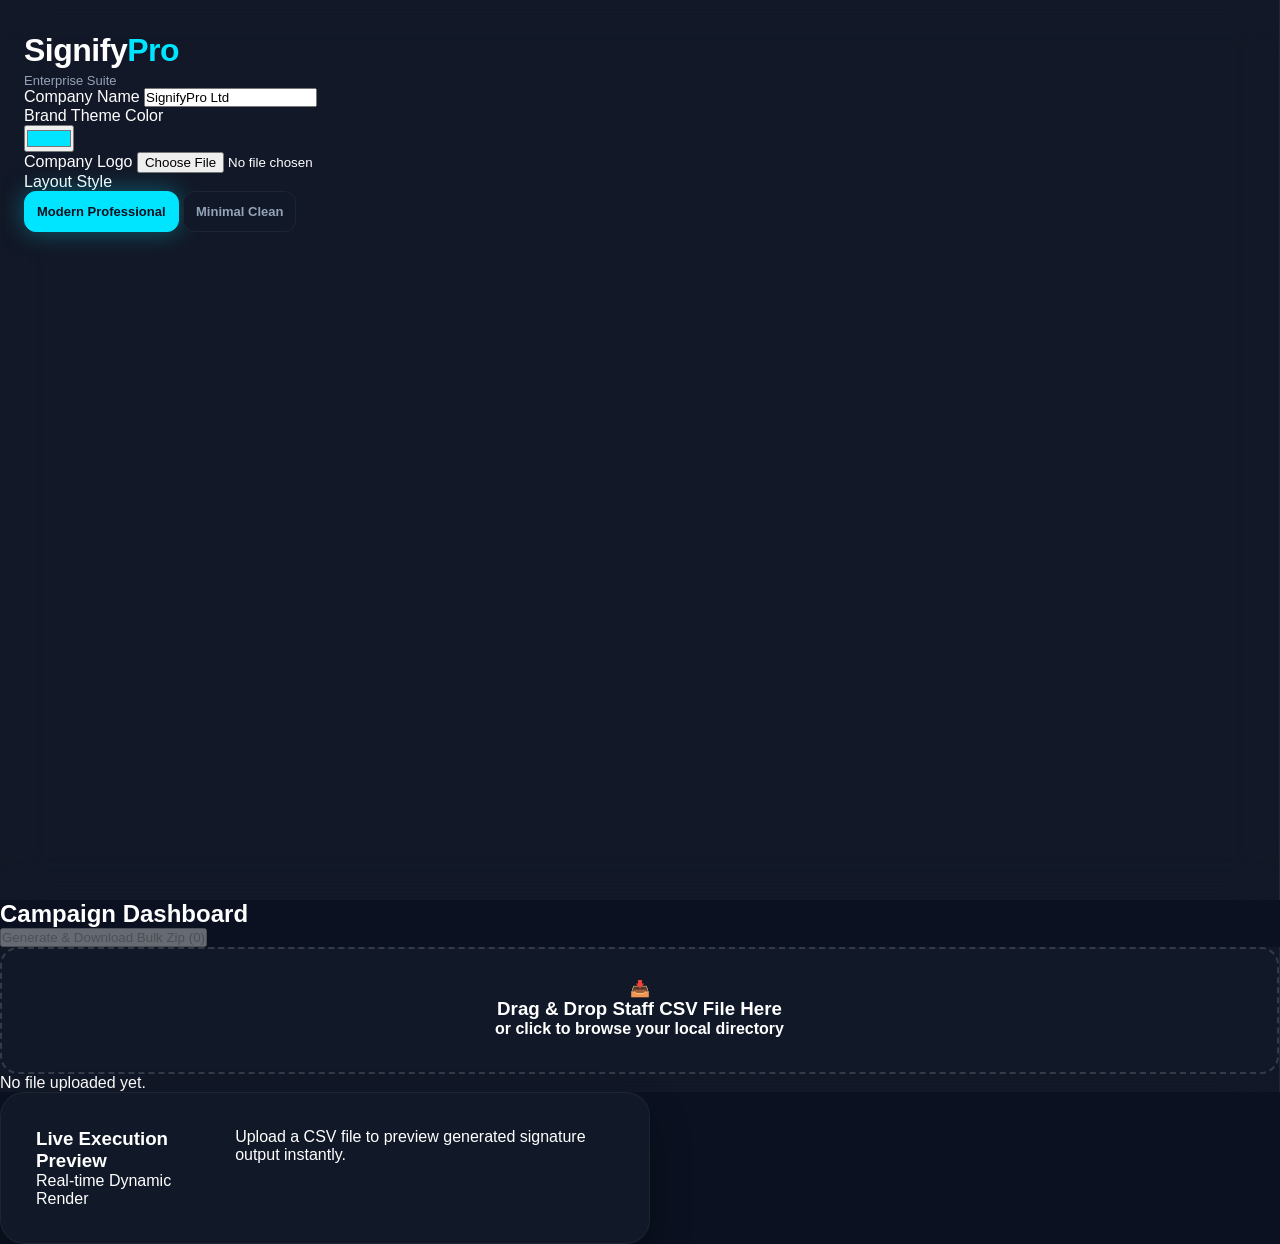
<file: index.html>
<!DOCTYPE html>
<html lang="en">
<head>
  <meta charset="UTF-8" />
  <meta name="viewport" content="width=device-width, initial-scale=1.0" />
  <title>SignifyPro Enterprise</title>
  
  <!-- CSS Stylesheet Connection -->
  <link rel="stylesheet" href="style.css" />

  <!-- Local JSZip Library for Free Offline Compression -->
  <script src="jszip.min.js"></script>
</head>
<body>

  <div class="app-container">

    <!-- 1. LEFT SIDEBAR: Branding Controls -->
    <aside class="sidebar glass">
      <div class="logo-wrap">
        <h1>Signify<span>Pro</span></h1>
        <p>Enterprise Suite</p>
      </div>

      <div class="control-group">
        <label for="companyName">Company Name</label>
        <input type="text" id="companyName" placeholder="e.g. Acme Corp" value="SignifyPro Ltd" />
      </div>

      <div class="control-group">
        <label for="brandColor">Brand Theme Color</label>
        <div class="color-picker-wrapper">
          <input type="color" id="brandColor" value="#00e5ff" />
        </div>
      </div>

      <div class="control-group">
        <label>Company Logo</label>
        <input type="file" id="logoInput" accept="image/*" class="custom-file-input" />
      </div>

      <div class="control-group">
        <label>Layout Style</label>
        <div class="template-selector">
          <button class="template-btn active" data-template="modern">Modern Professional</button>
          <button class="template-btn" data-template="minimal">Minimal Clean</button>
        </div>
      </div>
    </aside>

    <!-- 2. MAIN WORKSPACE: Central Drag & Drop Zone -->
    <main class="main-content">
      <header class="top-bar">
        <h2>Campaign Dashboard</h2>
        <button id="generateZipBtn" class="btn-primary" disabled>
          Generate & Download Bulk Zip (0)
        </button>
      </header>

      <div class="workspace-grid">
        
        <!-- Upload Box -->
        <div class="upload-card glass">
          <div class="drop-zone" id="dropZone">
            <div class="drop-zone-icon">📥</div>
            <h3>Drag & Drop Staff CSV File Here</h3>
            <p>or click to browse your local directory</p>
            <input type="file" id="csvFileInput" accept=".csv" style="display: none;" />
          </div>
          <div id="fileStatus" class="status-message">No file uploaded yet.</div>
        </div>

        <!-- 3. RIGHT PANEL: Live Interactive Preview -->
        <div class="preview-card glass">
          <div class="card-header">
            <h3>Live Execution Preview</h3>
            <span class="badge">Real-time Dynamic Render</span>
          </div>
          
          <div class="preview-canvas" id="previewCanvas">
            <!-- Dynamic HTML Signature templates will load inside this wrapper via JavaScript -->
            <p class="placeholder-text">Upload a CSV file to preview generated signature output instantly.</p>
          </div>
        </div>

      </div>
    </main>

  </div>

  <!-- Connecting our Application Scripts -->
  <script src="main.js"></script>
  <script src="parser.js"></script>
</body>
</html>
</file>
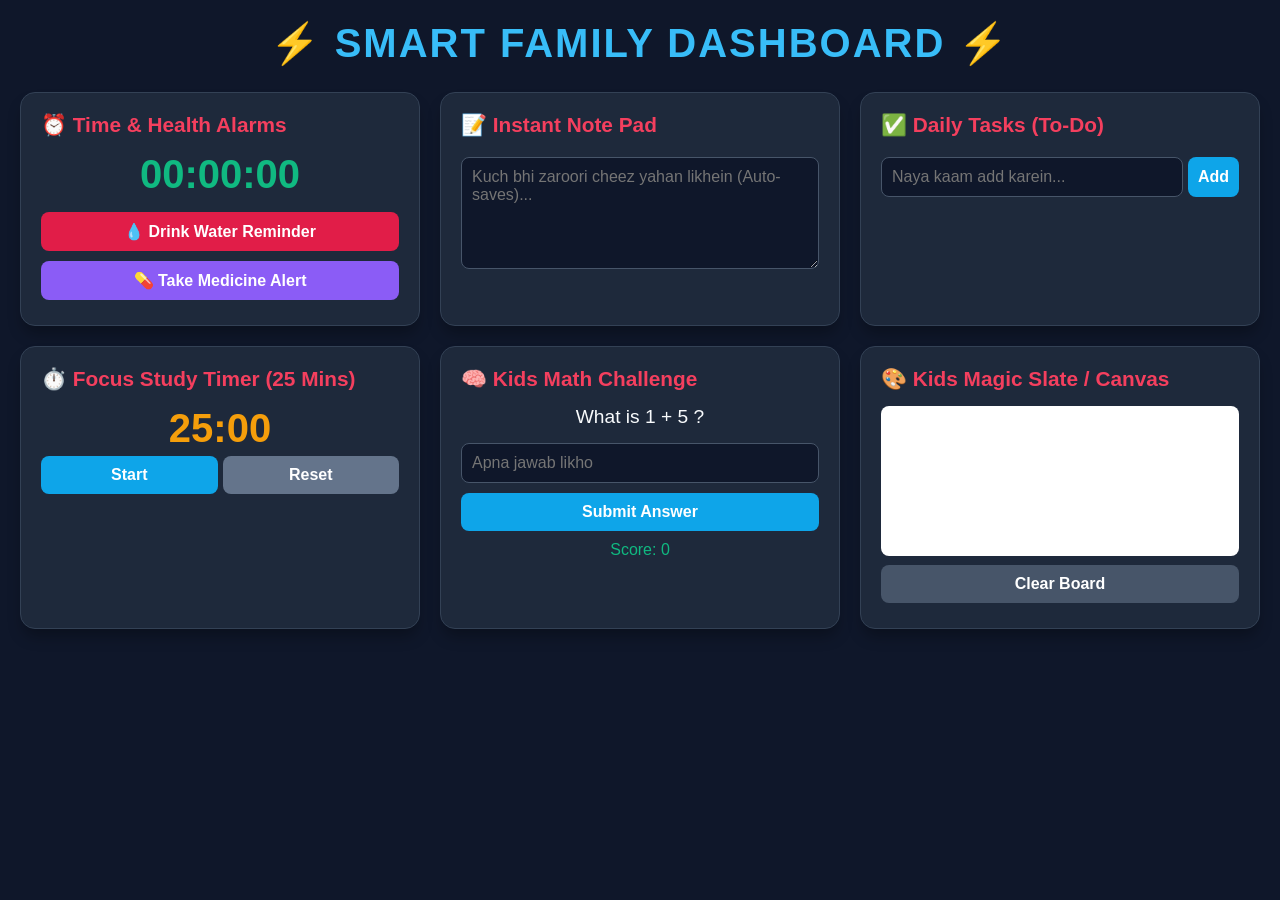
<file: smart-tool.html>
<!DOCTYPE html>
<html lang="en">
<head>
    <meta charset="UTF-8">
    <meta name="viewport" content="width=device-width, initial-scale=1.0">
    <title>Ultimate Smart Dashboard</title>
    <style>
        * { margin: 0; padding: 0; box-sizing: border-box; font-family: 'Segoe UI', Tahoma, Geneva, Verdana, sans-serif; }
        body { background: #0f172a; color: #f8fafc; padding: 20px; }
        h1 { text-align: center; margin-bottom: 25px; color: #38bdf8; font-size: 2.5rem; text-transform: uppercase; letter-spacing: 2px; }
        
        /* Dashboard Grid Layout */
        .grid { display: grid; grid-template-columns: repeat(auto-fit, minmax(320px, 1fr)); gap: 20px; max-width: 1300px; margin: 0 auto; }
        .card { background: #1e293b; border-radius: 15px; padding: 20px; box-shadow: 0 10px 15px -3px rgba(0,0,0,0.3); border: 1px solid #334155; }
        .card h2 { color: #f43f5e; margin-bottom: 15px; font-size: 1.3rem; display: flex; align-items: center; gap: 10px; }

        /* Widget Styles */
        input, button, textarea { width: 100%; padding: 10px; margin: 5px 0; border-radius: 8px; border: none; font-size: 1rem; }
        input, textarea { background: #0f172a; color: white; border: 1px solid #475569; }
        button { background: #0ea5e9; color: white; font-weight: bold; cursor: pointer; transition: 0.2s; }
        button:hover { background: #0284c7; }

        /* Clock & Health */
        #clock { font-size: 2.5rem; font-weight: bold; text-align: center; color: #10b981; margin: 10px 0; }
        .health-btn { background: #e11d48; }

        /* To Do List */
        ul { list-style: none; margin-top: 10px; max-height: 150px; overflow-y: auto; }
        li { background: #334155; padding: 8px; margin-bottom: 5px; border-radius: 5px; display: flex; justify-content: space-between; }
        .del-btn { width: auto; padding: 2px 8px; background: #ef4444; font-size: 0.8rem; }

        /* Canvas Drawing */
        canvas { background: white; border-radius: 8px; width: 100%; height: 150px; cursor: crosshair; }

        /* Timer */
        #timer-display { font-size: 2.5rem; text-align: center; color: #f59e0b; font-weight: bold; }
    </style>
</head>
<body>

    <h1>⚡ Smart Family Dashboard ⚡</h1>

    <div class="grid">
        
        <div class="card">
            <h2>⏰ Time & Health Alarms</h2>
            <div id="clock">00:00:00</div>
            <button class="health-btn" onclick="alert('💦 Paani Peene Ka Waqt Ho Gaya Dada Ji!')">💧 Drink Water Reminder</button>
            <button class="health-btn" style="background:#8b5cf6;" onclick="alert('💊 Dawai Lene Ka Waqt Ho Gaya Hai!')">💊 Take Medicine Alert</button>
        </div>

        <div class="card">
            <h2>📝 Instant Note Pad</h2>
            <textarea id="notepad" rows="5" placeholder="Kuch bhi zaroori cheez yahan likhein (Auto-saves)..." oninput="saveNote()"></textarea>
        </div>

        <div class="card">
            <h2>✅ Daily Tasks (To-Do)</h2>
            <div style="display: flex; gap: 5px;">
                <input type="text" id="todo-input" placeholder="Naya kaam add karein...">
                <button style="width: auto;" onclick="addTodo()">Add</button>
            </div>
            <ul id="todo-list"></ul>
        </div>

        <div class="card">
            <h2>⏱️ Focus Study Timer (25 Mins)</h2>
            <div id="timer-display">25:00</div>
            <div style="display: flex; gap: 5px;">
                <button onclick="startTimer()">Start</button>
                <button style="background:#64748b;" onclick="resetTimer()">Reset</button>
            </div>
        </div>

        <div class="card">
            <h2>🧠 Kids Math Challenge</h2>
            <div id="quiz-question" style="font-size: 1.2rem; margin-bottom: 10px; text-align: center;">Loading...</div>
            <input type="number" id="quiz-answer" placeholder="Apna jawab likho">
            <button onclick="checkQuiz()">Submit Answer</button>
            <div id="quiz-score" style="margin-top: 5px; text-align: center; color: #10b981;">Score: 0</div>
        </div>

        <div class="card">
            <h2>🎨 Kids Magic Slate / Canvas</h2>
            <canvas id="paintCanvas"></canvas>
            <button style="background:#475569; margin-top: 5px;" onclick="clearCanvas()">Clear Board</button>
        </div>

    </div>

    <script>
        // 1. DIGITAL CLOCK
        setInterval(() => {
            const now = new Date();
            document.getElementById('clock').innerText = now.toLocaleTimeString();
        }, 1000);

        // 2. AUTO-SAVING NOTEPAD
        document.getElementById('notepad').value = localStorage.getItem('smart_note') || '';
        function saveNote() {
            localStorage.setItem('smart_note', document.getElementById('notepad').value);
        }

        // 3. TO-DO LIST LOGIC
        let todos = JSON.parse(localStorage.getItem('smart_todos')) || [];
        function renderTodos() {
            const ul = document.getElementById('todo-list');
            ul.innerHTML = '';
            todos.forEach((todo, index) => {
                const li = document.createElement('li');
                li.innerHTML = `${todo} <button class="del-btn" onclick="deleteTodo(${index})">X</button>`;
                ul.appendChild(li);
            });
            localStorage.setItem('smart_todos', JSON.stringify(todos));
        }
        function addTodo() {
            const input = document.getElementById('todo-input');
            if(input.value.trim() !== '') {
                todos.push(input.value.trim());
                input.value = '';
                renderTodos();
            }
        }
        function deleteTodo(index) {
            todos.splice(index, 1);
            renderTodos();
        }
        renderTodos();

        // 4. POMODORO TIMER
        let timer;
        let timeLeft = 25 * 60;
        function startTimer() {
            clearInterval(timer);
            timer = setInterval(() => {
                if(timeLeft <= 0) {
                    clearInterval(timer);
                    alert("⏰ Time up! Take a break!");
                    resetTimer();
                } else {
                    timeLeft--;
                    let mins = Math.floor(timeLeft / 60);
                    let secs = timeLeft % 60;
                    document.getElementById('timer-display').innerText = `${mins}:${secs < 10 ? '0' : ''}${secs}`;
                }
            }, 1000);
        }
        function resetTimer() {
            clearInterval(timer);
            timeLeft = 25 * 60;
            document.getElementById('timer-display').innerText = "25:00";
        }

        // 5. KIDS MATH QUIZ
        let num1, num2, correctAns, score = 0;
        function makeQuiz() {
            num1 = Math.floor(Math.random() * 10) + 1;
            num2 = Math.floor(Math.random() * 10) + 1;
            correctAns = num1 + num2;
            document.getElementById('quiz-question').innerText = `What is ${num1} + ${num2} ?`;
        }
        function checkQuiz() {
            const ans = parseInt(document.getElementById('quiz-answer').value);
            if(ans === correctAns) {
                score++;
                alert("🎉 Sahi Jawab! Brilliant!");
            } else {
                alert(`❌ Galat Jawab! Sahi tha: ${correctAns}`);
            }
            document.getElementById('quiz-score').innerText = `Score: ${score}`;
            document.getElementById('quiz-answer').value = '';
            makeQuiz();
        }
        makeQuiz();

        // 6. DRAWING MAGIC CANVAS
        const canvas = document.getElementById('paintCanvas');
        const ctx = canvas.getContext('2d');
        let painting = false;
        
        canvas.width = canvas.parentElement.offsetWidth - 40;
        canvas.height = 140;

        function startPosition(e) { painting = true; draw(e); }
        function finishedPosition() { painting = false; ctx.beginPath(); }
        function draw(e) {
            if(!painting) return;
            ctx.lineWidth = 3;
            ctx.lineCap = 'round';
            ctx.strokeStyle = '#0f172a';

            const rect = canvas.getBoundingClientRect();
            // Supports touch & mouse
            const x = (e.clientX || e.touches[0].clientX) - rect.left;
            const y = (e.clientY || e.touches[0].clientY) - rect.top;

            ctx.lineTo(x, y);
            ctx.stroke();
            ctx.beginPath();
            ctx.moveTo(x, y);
        }
        canvas.addEventListener('mousedown', startPosition);
        canvas.addEventListener('mouseup', finishedPosition);
        canvas.addEventListener('mousemove', draw);
        canvas.addEventListener('touchstart', startPosition);
        canvas.addEventListener('touchend', finishedPosition);
        canvas.addEventListener('touchmove', draw);
        function clearCanvas() { ctx.clearRect(0, 0, canvas.width, canvas.height); }
    </script>
</body>
</html>
</file>
<file: style.css>
/* ==========================================================================
   1. RESET & GLOBAL STYLES
   ========================================================================== */
*{
    margin: 0;
    padding: 0;
    box-sizing: border-box;
    font-family: 'Poppins', sans-serif;
}

body{
    background: #0b1120;
    color: white;
    min-height: 100vh;
    overflow: hidden; /* Desktop par unneeded scrolling block karne ke liye */
}

/* ==========================================================================
   2. APP MASTER LAYOUT
   ========================================================================== */
.app{
    display: grid;
    grid-template-columns: 350px 1fr;
    min-height: 100vh;
    width: 100%;
}

/* Glassmorphism Global Class */
.glass{
    background: rgba(255, 255, 255, 0.03);
    backdrop-filter: blur(24px);
    -webkit-backdrop-filter: blur(24px);
    border-right: 1px solid rgba(255, 255, 255, 0.06);
}

/* ==========================================================================
   3. SIDEBAR (CONTROL PANEL)
   ========================================================================== */
.sidebar{
    padding: 32px 24px;
    overflow-y: auto; /* Agar screen chhoti ho toh control options scroll ho sakein */
    height: 100vh;
    display: flex;
    flex-direction: column;
}

.logo-wrap h1{
    font-size: 32px;
    font-weight: 800;
    letter-spacing: -0.5px;
}

.logo-wrap span{
    color: #00e5ff;
}

.logo-wrap p{
    color: #94a3b8;
    margin-top: 4px;
    font-size: 13px;
    font-weight: 500;
}

/* Input Fields Container */
.section{
    margin-top: 28px;
}

.section label{
    display: block;
    margin-bottom: 8px;
    color: #cbd5e1;
    font-size: 14px;
    font-weight: 600;
}

.section input[type="text"] {
    width: 100%;
    padding: 14px 16px;
    border: 1px solid rgba(255, 255, 255, 0.08);
    border-radius: 14px;
    background: #111827;
    color: white;
    outline: none;
    transition: all 0.3s ease;
}

.section input[type="text"]:focus {
    border-color: #00e5ff;
    box-shadow: 0 0 15px rgba(0, 229, 255, 0.15);
}

/* Custom Color Picker Styling */
.section input[type="color"] {
    -webkit-appearance: none;
    -moz-appearance: none;
    appearance: none;
    width: 100%;
    height: 45px;
    background-color: transparent;
    border: none;
    cursor: pointer;
}

.section input[type="color"]::-webkit-color-swatch {
    border-radius: 12px;
    border: 1px solid rgba(255, 255, 255, 0.2);
}

/* Template Selector Buttons */
.templates{
    display: flex;
    gap: 8px;
    flex-wrap: wrap;
}

.template-btn{
    flex: 1 1 calc(50% - 8px); /* Uniform grid fitting grids */
    border: 1px solid rgba(255, 255, 255, 0.05);
    background: #111827;
    color: #94a3b8;
    padding: 12px;
    border-radius: 12px;
    cursor: pointer;
    font-weight: 600;
    font-size: 13px;
    transition: all 0.3s cubic-bezier(0.4, 0, 0.2, 1);
}

.template-btn:hover {
    color: white;
    border-color: rgba(0, 229, 255, 0.3);
}

.template-btn.active{
    background: #00e5ff;
    color: #0b1120;
    border-color: #00e5ff;
    box-shadow: 0 0 25px rgba(0, 229, 255, 0.35);
}

/* Drag & Drop Area */
.drop-zone{
    border: 2px dashed rgba(255, 255, 255, 0.15);
    border-radius: 18px;
    padding: 30px 20px;
    text-align: center;
    cursor: pointer;
    background: #111827;
    transition: all 0.3s ease;
}

.drop-zone p{
    font-size: 16px;
    font-weight: 600;
    margin-bottom: 4px;
}

.drop-zone span{
    font-size: 13px;
    color: #94a3b8;
}

/* Generation Button Trigger */
.generate-btn{
    width: 100%;
    margin-top: auto; /* Sidebar ke bilkul bottom mein automatic push hone ke liye */
    border: none;
    padding: 16px;
    border-radius: 16px;
    background: #00e5ff;
    color: #0b1120;
    font-size: 16px;
    font-weight: 700;
    cursor: pointer;
    transition: all 0.3s cubic-bezier(0.4, 0, 0.2, 1);
    box-shadow: 0 4px 20px rgba(0, 229, 255, 0.2);
}

.generate-btn:hover{
    transform: translateY(-2px);
    box-shadow: 0 6px 25px rgba(0, 229, 255, 0.4);
}

.generate-btn:active {
    transform: translateY(0);
}

/* ==========================================================================
   4. PREVIEW AREA (RIGHT WORKSPACE)
   ========================================================================== */
.preview-area{
    padding: 40px;
    display: flex;
    flex-direction: column;
    height: 100vh;
    overflow-y: auto;
}

.preview-top{
    display: flex;
    justify-content: space-between;
    align-items: center;
    margin-bottom: 40px;
    border-bottom: 1px solid rgba(255, 255, 255, 0.05);
    padding-bottom: 20px;
}

.preview-top h2{
    font-size: 28px;
    font-weight: 700;
    letter-spacing: -0.5px;
}

.status{
    background: #111827;
    padding: 8px 16px;
    border-radius: 10px;
    color: #00e5ff;
    font-size: 14px;
    font-weight: 600;
    border: 1px solid rgba(0, 229, 255, 0.15);
}

/* Central Alignment for the Output Card */
.signature-preview{
    flex: 1;
    display: flex;
    justify-content: center;
    align-items: center;
}

/* The Signature Display Container */
.preview-card{
    width: 100%;
    max-width: 650px;
    background: #111827;
    border-radius: 24px;
    padding: 35px;
    display: flex;
    gap: 30px;
    border: 1px solid rgba(255, 255, 255, 0.05);
    box-shadow: 0 20px 40px rgba(0, 0, 0, 0.3);
    transition: all 0.4s cubic-bezier(0.4, 0, 0.2, 1);
}

.avatar{
    width: 100px;
    height: 100px;
    border-radius: 50%;
    object-fit: cover;
    border: 2px solid rgba(255, 255, 255, 0.1);
}

.preview-content {
    flex: 1;
}

.preview-content h3{
    font-size: 24px;
    font-weight: 700;
    color: white;
}

.preview-content p{
    color: #cbd5e1;
    margin-top: 6px;
    font-size: 14px;
}

/* Divider Line */
.line{
    width: 100%;
    height: 2px;
    background: #00e5ff;
    margin: 16px 0;
    border-radius: 2px;
    transition: background 0.3s ease;
}

/* ==========================================================================
   5. RESPONSIVE DESIGN (BREAKPOINTS)
   ========================================================================== */
@media(max-width: 1024px){
    body{
        overflow: auto;
    }

    .app{
        grid-template-columns: 1fr;
    }

    .sidebar {
        height: auto;
        border-right: none;
        border-bottom: 1px solid rgba(255, 255, 255, 0.06);
    }

    .preview-area {
        height: auto;
        padding: 30px 20px;
    }

    .preview-card{
        max-width: 100%;
        flex-direction: column;
        align-items: center;
        text-align: center;
        gap: 20px;
    }
}
</file>
